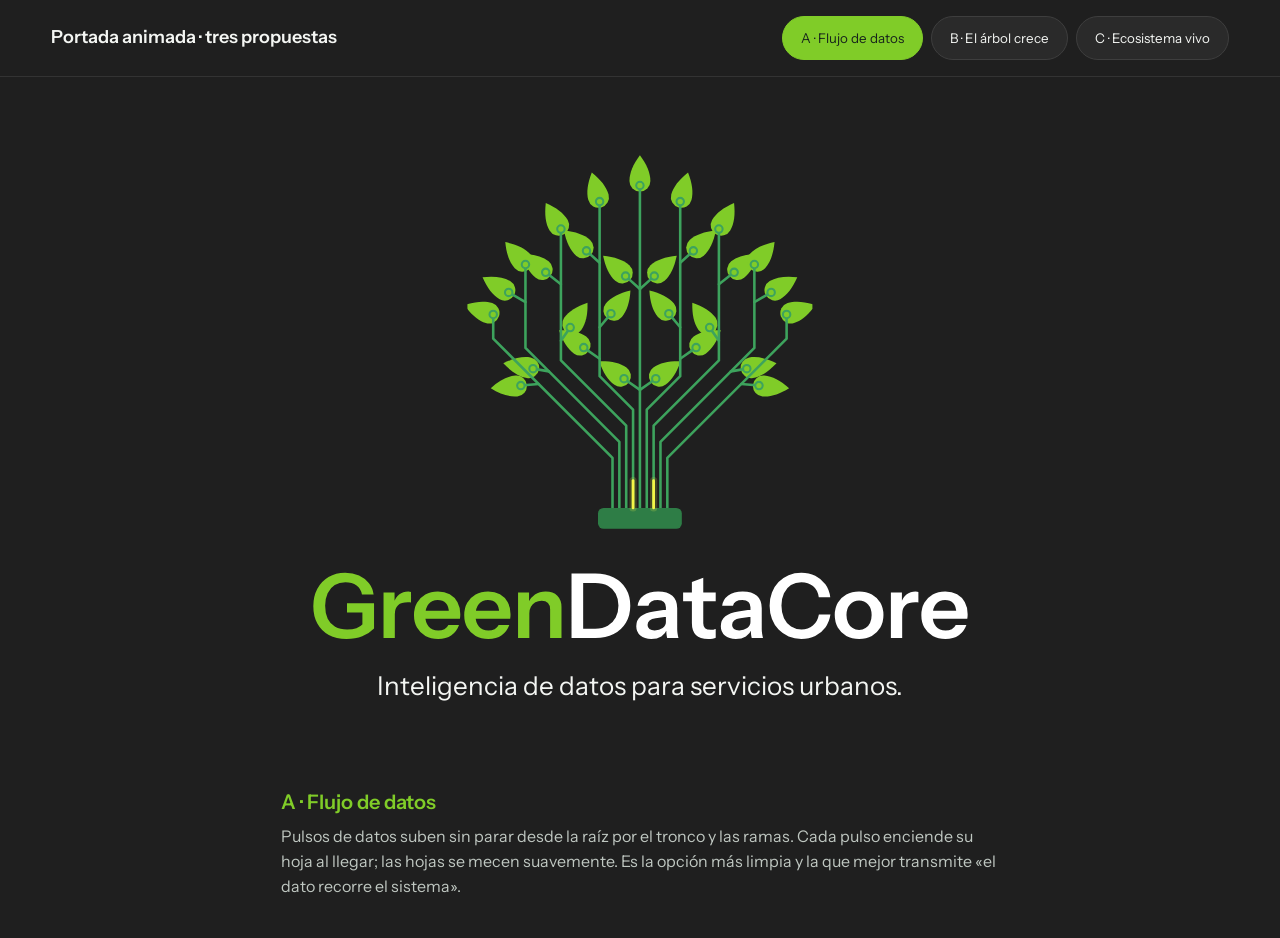
<file: extras/portada-opciones.html>
<!DOCTYPE html>
<html lang="es">
<head>
<meta charset="utf-8">
<meta name="viewport" content="width=device-width, initial-scale=1">
<title>Portada animada GreenDataCore</title>
<style>
/* VOICE  sobrio y tecnológico, como la marca
   IDEA   el árbol del logotipo como circuito vivo: el dato sube por el tronco y enciende las hojas
   PICTURE el logotipo vertical a gran tamaño, animado, sobre grafito
   COLOUR grafito #1F1F1F, verde hoja #80CC28, pistas #3DA35D, amarillo señal #F5F547 solo en los pulsos
   TYPE   Instrument Sans
   LAYOUT pestañas arriba, escenario a pantalla completa, nota de cada opción debajo */
@font-face{font-family:"Instrument Sans";src:url(../assets/fonts/InstrumentSans-400.woff2) format("woff2");font-weight:400}
@font-face{font-family:"Instrument Sans";src:url(../assets/fonts/InstrumentSans-600.woff2) format("woff2");font-weight:600}
:root{color-scheme:dark}
*{box-sizing:border-box;min-width:0}
html,body{margin:0;background:#1F1F1F;color:#F4F6F3;font:16px/1.55 "Instrument Sans","Open Sans",Arial,sans-serif}
.bar{display:flex;flex-wrap:wrap;align-items:center;justify-content:space-between;gap:12px 24px;padding:16px max(4vw,16px);border-bottom:1px solid #333}
.bar h1{font-size:18px;font-weight:600;margin:0}
.tabs{display:flex;flex-wrap:wrap;gap:8px}
.tabs button{font:600 15px/1 inherit;font-family:inherit;color:#F4F6F3;background:#2A2A2A;border:1px solid #3E3E3E;border-radius:999px;padding:12px 18px;cursor:pointer;min-height:44px}
.tabs button[aria-selected=true]{background:#80CC28;color:#17241C;border-color:#80CC28}
.tabs button:focus-visible,.replay:focus-visible{outline:3px solid #F5F547;outline-offset:2px}
.stage{position:relative;min-height:min(78vh,720px);display:grid;place-items:center;overflow:hidden;padding:32px 16px}
.stage canvas{position:absolute;inset:0;width:100%;height:100%}
.hero{position:relative;display:flex;flex-direction:column;align-items:center;gap:18px;transition:transform .6s ease-out}
.logo{width:min(660px,88vw,92vh);height:auto;overflow:visible}
.lema{font-size:clamp(18px,2.2vw,26px);color:#F4F6F3;margin:0;text-align:center}
.note{max-width:820px;margin:0 auto;padding:8px max(4vw,16px) 40px;display:grid;gap:6px}
.note h2{font-size:20px;margin:0;font-weight:600;color:#80CC28}
.note p{margin:0;color:#BFC7C1}
.replay{justify-self:start;margin-top:8px;font:600 15px/1 inherit;font-family:inherit;background:transparent;color:#F4F6F3;border:1px solid #777;border-radius:8px;padding:12px 16px;cursor:pointer}
.sway{transform-box:view-box;animation:sway var(--d,5s) ease-in-out infinite alternate;animation-delay:var(--dl,0s)}
@keyframes sway{from{transform:rotate(calc(var(--a,3deg) * -1))}to{transform:rotate(var(--a,3deg))}}
.breathe{animation:breathe 3.6s ease-in-out infinite alternate;animation-delay:var(--dl,0s)}
@keyframes breathe{from{opacity:.78}to{opacity:1}}
@media (prefers-reduced-motion:reduce){.sway,.breathe{animation:none}}
</style>
</head>
<body>
<div class="bar">
  <h1>Portada animada · tres propuestas</h1>
  <div class="tabs" role="tablist">
    <button role="tab" id="t-a" aria-selected="true" data-m="a">A · Flujo de datos</button>
    <button role="tab" id="t-b" aria-selected="false" data-m="b">B · El árbol crece</button>
    <button role="tab" id="t-c" aria-selected="false" data-m="c">C · Ecosistema vivo</button>
  </div>
</div>
<div class="stage" id="stage">
  <canvas id="bg" aria-hidden="true"></canvas>
  <div class="hero" id="hero">
    <div id="tree"><svg xmlns="http://www.w3.org/2000/svg" viewBox="0 0 383.2 285.4" class="logo" role="img" aria-label="GreenDataCore"><title>GreenDataCore — logotipo vertical (fondos oscuros)</title><svg x="91.4" y="0.0" width="200.3" height="220.0" viewBox="86 48 428 470"><path transform="translate(114.7 250.9) rotate(-72)" d="M0 -34 C8.5 -22.5 13 -12 13 -2 A13 13 0 0 1 -13 -2 C-13 -12 -8.5 -22.5 0 -34 Z" fill="#80CC28"/><path transform="translate(148.8 340.5) rotate(-95)" d="M0 -34 C8.5 -22.5 13 -12 13 -2 A13 13 0 0 1 -13 -2 C-13 -12 -8.5 -22.5 0 -34 Z" fill="#80CC28"/><path transform="translate(155.7 187.4) rotate(-42)" d="M0 -34 C8.5 -22.5 13 -12 13 -2 A13 13 0 0 1 -13 -2 C-13 -12 -8.5 -22.5 0 -34 Z" fill="#80CC28"/><path transform="translate(134.2 222.8) rotate(-60)" d="M0 -34 C8.5 -22.5 13 -12 13 -2 A13 13 0 0 1 -13 -2 C-13 -12 -8.5 -22.5 0 -34 Z" fill="#80CC28"/><path transform="translate(164.0 318.5) rotate(-80)" d="M0 -34 C8.5 -22.5 13 -12 13 -2 A13 13 0 0 1 -13 -2 C-13 -12 -8.5 -22.5 0 -34 Z" fill="#80CC28"/><path transform="translate(200.2 143.0) rotate(-30)" d="M0 -34 C8.5 -22.5 13 -12 13 -2 A13 13 0 0 1 -13 -2 C-13 -12 -8.5 -22.5 0 -34 Z" fill="#80CC28"/><path transform="translate(180.3 197.5) rotate(-52)" d="M0 -34 C8.5 -22.5 13 -12 13 -2 A13 13 0 0 1 -13 -2 C-13 -12 -8.5 -22.5 0 -34 Z" fill="#80CC28"/><path transform="translate(215.5 265.3) rotate(35)" d="M0 -34 C8.5 -22.5 13 -12 13 -2 A13 13 0 0 1 -13 -2 C-13 -12 -8.5 -22.5 0 -34 Z" fill="#80CC28"/><path transform="translate(249.1 108.6) rotate(-15)" d="M0 -34 C8.5 -22.5 13 -12 13 -2 A13 13 0 0 1 -13 -2 C-13 -12 -8.5 -22.5 0 -34 Z" fill="#80CC28"/><path transform="translate(231.0 170.7) rotate(-48)" d="M0 -34 C8.5 -22.5 13 -12 13 -2 A13 13 0 0 1 -13 -2 C-13 -12 -8.5 -22.5 0 -34 Z" fill="#80CC28"/><path transform="translate(266.4 248.3) rotate(40)" d="M0 -34 C8.5 -22.5 13 -12 13 -2 A13 13 0 0 1 -13 -2 C-13 -12 -8.5 -22.5 0 -34 Z" fill="#80CC28"/><path transform="translate(227.5 291.1) rotate(-55)" d="M0 -34 C8.5 -22.5 13 -12 13 -2 A13 13 0 0 1 -13 -2 C-13 -12 -8.5 -22.5 0 -34 Z" fill="#80CC28"/><path transform="translate(300.0 88.5) rotate(0)" d="M0 -34 C8.5 -22.5 13 -12 13 -2 A13 13 0 0 1 -13 -2 C-13 -12 -8.5 -22.5 0 -34 Z" fill="#80CC28"/><path transform="translate(279.6 202.0) rotate(-48)" d="M0 -34 C8.5 -22.5 13 -12 13 -2 A13 13 0 0 1 -13 -2 C-13 -12 -8.5 -22.5 0 -34 Z" fill="#80CC28"/><path transform="translate(320.4 202.0) rotate(48)" d="M0 -34 C8.5 -22.5 13 -12 13 -2 A13 13 0 0 1 -13 -2 C-13 -12 -8.5 -22.5 0 -34 Z" fill="#80CC28"/><path transform="translate(277.5 329.7) rotate(-55)" d="M0 -34 C8.5 -22.5 13 -12 13 -2 A13 13 0 0 1 -13 -2 C-13 -12 -8.5 -22.5 0 -34 Z" fill="#80CC28"/><path transform="translate(322.5 329.7) rotate(55)" d="M0 -34 C8.5 -22.5 13 -12 13 -2 A13 13 0 0 1 -13 -2 C-13 -12 -8.5 -22.5 0 -34 Z" fill="#80CC28"/><path transform="translate(350.9 108.6) rotate(15)" d="M0 -34 C8.5 -22.5 13 -12 13 -2 A13 13 0 0 1 -13 -2 C-13 -12 -8.5 -22.5 0 -34 Z" fill="#80CC28"/><path transform="translate(369.0 170.7) rotate(48)" d="M0 -34 C8.5 -22.5 13 -12 13 -2 A13 13 0 0 1 -13 -2 C-13 -12 -8.5 -22.5 0 -34 Z" fill="#80CC28"/><path transform="translate(333.6 248.3) rotate(-40)" d="M0 -34 C8.5 -22.5 13 -12 13 -2 A13 13 0 0 1 -13 -2 C-13 -12 -8.5 -22.5 0 -34 Z" fill="#80CC28"/><path transform="translate(372.5 291.1) rotate(55)" d="M0 -34 C8.5 -22.5 13 -12 13 -2 A13 13 0 0 1 -13 -2 C-13 -12 -8.5 -22.5 0 -34 Z" fill="#80CC28"/><path transform="translate(399.8 143.0) rotate(30)" d="M0 -34 C8.5 -22.5 13 -12 13 -2 A13 13 0 0 1 -13 -2 C-13 -12 -8.5 -22.5 0 -34 Z" fill="#80CC28"/><path transform="translate(419.7 197.5) rotate(52)" d="M0 -34 C8.5 -22.5 13 -12 13 -2 A13 13 0 0 1 -13 -2 C-13 -12 -8.5 -22.5 0 -34 Z" fill="#80CC28"/><path transform="translate(384.5 265.3) rotate(-35)" d="M0 -34 C8.5 -22.5 13 -12 13 -2 A13 13 0 0 1 -13 -2 C-13 -12 -8.5 -22.5 0 -34 Z" fill="#80CC28"/><path transform="translate(444.3 187.4) rotate(42)" d="M0 -34 C8.5 -22.5 13 -12 13 -2 A13 13 0 0 1 -13 -2 C-13 -12 -8.5 -22.5 0 -34 Z" fill="#80CC28"/><path transform="translate(465.8 222.8) rotate(60)" d="M0 -34 C8.5 -22.5 13 -12 13 -2 A13 13 0 0 1 -13 -2 C-13 -12 -8.5 -22.5 0 -34 Z" fill="#80CC28"/><path transform="translate(436.0 318.5) rotate(80)" d="M0 -34 C8.5 -22.5 13 -12 13 -2 A13 13 0 0 1 -13 -2 C-13 -12 -8.5 -22.5 0 -34 Z" fill="#80CC28"/><path transform="translate(485.3 250.9) rotate(72)" d="M0 -34 C8.5 -22.5 13 -12 13 -2 A13 13 0 0 1 -13 -2 C-13 -12 -8.5 -22.5 0 -34 Z" fill="#80CC28"/><path transform="translate(451.2 340.5) rotate(95)" d="M0 -34 C8.5 -22.5 13 -12 13 -2 A13 13 0 0 1 -13 -2 C-13 -12 -8.5 -22.5 0 -34 Z" fill="#80CC28"/><path d="M266.0 492.0 L266.0 430.0 L118.0 282.0 L118.0 252.0" stroke="#3DA35D" stroke-width="3.2" fill="none" stroke-linejoin="round"/><path d="M174.2 338.2 L152.3 340.2" stroke="#3DA35D" stroke-width="3.2" stroke-linecap="round"/><path d="M274.5 492.0 L274.5 410.0 L158.0 293.5 L158.0 190.0" stroke="#3DA35D" stroke-width="3.2" fill="none" stroke-linejoin="round"/><path d="M158.0 236.6 L137.2 224.6" stroke="#3DA35D" stroke-width="3.2" stroke-linecap="round"/><path d="M187.1 322.6 L167.4 319.2" stroke="#3DA35D" stroke-width="3.2" stroke-linecap="round"/><path d="M283.0 492.0 L283.0 390.0 L202.0 309.0 L202.0 146.0" stroke="#3DA35D" stroke-width="3.2" fill="none" stroke-linejoin="round"/><path d="M202.0 214.5 L183.1 199.7" stroke="#3DA35D" stroke-width="3.2" stroke-linecap="round"/><path d="M202.0 284.5 L213.5 268.2" stroke="#3DA35D" stroke-width="3.2" stroke-linecap="round"/><path d="M291.5 492.0 L291.5 370.0 L250.0 328.5 L250.0 112.0" stroke="#3DA35D" stroke-width="3.2" fill="none" stroke-linejoin="round"/><path d="M250.0 187.8 L233.7 173.1" stroke="#3DA35D" stroke-width="3.2" stroke-linecap="round"/><path d="M250.0 267.9 L264.1 251.0" stroke="#3DA35D" stroke-width="3.2" stroke-linecap="round"/><path d="M250.0 306.9 L230.3 293.1" stroke="#3DA35D" stroke-width="3.2" stroke-linecap="round"/><path d="M300.0 492.0 L300.0 430.0 L300.0 92.0" stroke="#3DA35D" stroke-width="3.2" fill="none" stroke-linejoin="round"/><path d="M300.0 220.4 L282.2 204.4" stroke="#3DA35D" stroke-width="3.2" stroke-linecap="round"/><path d="M300.0 220.4 L317.8 204.4" stroke="#3DA35D" stroke-width="3.2" stroke-linecap="round"/><path d="M300.0 345.5 L280.3 331.7" stroke="#3DA35D" stroke-width="3.2" stroke-linecap="round"/><path d="M300.0 345.5 L319.7 331.7" stroke="#3DA35D" stroke-width="3.2" stroke-linecap="round"/><path d="M308.5 492.0 L308.5 370.0 L350.0 328.5 L350.0 112.0" stroke="#3DA35D" stroke-width="3.2" fill="none" stroke-linejoin="round"/><path d="M350.0 187.8 L366.3 173.1" stroke="#3DA35D" stroke-width="3.2" stroke-linecap="round"/><path d="M350.0 267.9 L335.9 251.0" stroke="#3DA35D" stroke-width="3.2" stroke-linecap="round"/><path d="M350.0 306.9 L369.7 293.1" stroke="#3DA35D" stroke-width="3.2" stroke-linecap="round"/><path d="M317.0 492.0 L317.0 390.0 L398.0 309.0 L398.0 146.0" stroke="#3DA35D" stroke-width="3.2" fill="none" stroke-linejoin="round"/><path d="M398.0 214.5 L416.9 199.7" stroke="#3DA35D" stroke-width="3.2" stroke-linecap="round"/><path d="M398.0 284.5 L386.5 268.2" stroke="#3DA35D" stroke-width="3.2" stroke-linecap="round"/><path d="M325.5 492.0 L325.5 410.0 L442.0 293.5 L442.0 190.0" stroke="#3DA35D" stroke-width="3.2" fill="none" stroke-linejoin="round"/><path d="M442.0 236.6 L462.8 224.6" stroke="#3DA35D" stroke-width="3.2" stroke-linecap="round"/><path d="M412.9 322.6 L432.6 319.2" stroke="#3DA35D" stroke-width="3.2" stroke-linecap="round"/><path d="M334.0 492.0 L334.0 430.0 L482.0 282.0 L482.0 252.0" stroke="#3DA35D" stroke-width="3.2" fill="none" stroke-linejoin="round"/><path d="M425.8 338.2 L447.7 340.2" stroke="#3DA35D" stroke-width="3.2" stroke-linecap="round"/><circle cx="118.0" cy="252.0" r="4.6" fill="#80CC28" stroke="#3DA35D" stroke-width="2.6"/><circle cx="152.3" cy="340.2" r="4.6" fill="#80CC28" stroke="#3DA35D" stroke-width="2.6"/><circle cx="158.0" cy="190.0" r="4.6" fill="#80CC28" stroke="#3DA35D" stroke-width="2.6"/><circle cx="137.2" cy="224.6" r="4.6" fill="#80CC28" stroke="#3DA35D" stroke-width="2.6"/><circle cx="167.4" cy="319.2" r="4.6" fill="#80CC28" stroke="#3DA35D" stroke-width="2.6"/><circle cx="202.0" cy="146.0" r="4.6" fill="#80CC28" stroke="#3DA35D" stroke-width="2.6"/><circle cx="183.1" cy="199.7" r="4.6" fill="#80CC28" stroke="#3DA35D" stroke-width="2.6"/><circle cx="213.5" cy="268.2" r="4.6" fill="#80CC28" stroke="#3DA35D" stroke-width="2.6"/><circle cx="250.0" cy="112.0" r="4.6" fill="#80CC28" stroke="#3DA35D" stroke-width="2.6"/><circle cx="233.7" cy="173.1" r="4.6" fill="#80CC28" stroke="#3DA35D" stroke-width="2.6"/><circle cx="264.1" cy="251.0" r="4.6" fill="#80CC28" stroke="#3DA35D" stroke-width="2.6"/><circle cx="230.3" cy="293.1" r="4.6" fill="#80CC28" stroke="#3DA35D" stroke-width="2.6"/><circle cx="300.0" cy="92.0" r="4.6" fill="#80CC28" stroke="#3DA35D" stroke-width="2.6"/><circle cx="282.2" cy="204.4" r="4.6" fill="#80CC28" stroke="#3DA35D" stroke-width="2.6"/><circle cx="317.8" cy="204.4" r="4.6" fill="#80CC28" stroke="#3DA35D" stroke-width="2.6"/><circle cx="280.3" cy="331.7" r="4.6" fill="#80CC28" stroke="#3DA35D" stroke-width="2.6"/><circle cx="319.7" cy="331.7" r="4.6" fill="#80CC28" stroke="#3DA35D" stroke-width="2.6"/><circle cx="350.0" cy="112.0" r="4.6" fill="#80CC28" stroke="#3DA35D" stroke-width="2.6"/><circle cx="366.3" cy="173.1" r="4.6" fill="#80CC28" stroke="#3DA35D" stroke-width="2.6"/><circle cx="335.9" cy="251.0" r="4.6" fill="#80CC28" stroke="#3DA35D" stroke-width="2.6"/><circle cx="369.7" cy="293.1" r="4.6" fill="#80CC28" stroke="#3DA35D" stroke-width="2.6"/><circle cx="398.0" cy="146.0" r="4.6" fill="#80CC28" stroke="#3DA35D" stroke-width="2.6"/><circle cx="416.9" cy="199.7" r="4.6" fill="#80CC28" stroke="#3DA35D" stroke-width="2.6"/><circle cx="386.5" cy="268.2" r="4.6" fill="#80CC28" stroke="#3DA35D" stroke-width="2.6"/><circle cx="442.0" cy="190.0" r="4.6" fill="#80CC28" stroke="#3DA35D" stroke-width="2.6"/><circle cx="462.8" cy="224.6" r="4.6" fill="#80CC28" stroke="#3DA35D" stroke-width="2.6"/><circle cx="432.6" cy="319.2" r="4.6" fill="#80CC28" stroke="#3DA35D" stroke-width="2.6"/><circle cx="482.0" cy="252.0" r="4.6" fill="#80CC28" stroke="#3DA35D" stroke-width="2.6"/><circle cx="447.7" cy="340.2" r="4.6" fill="#80CC28" stroke="#3DA35D" stroke-width="2.6"/><rect x="248" y="492" width="104" height="26" rx="7" fill="#2E7D46"/></svg><path fill="#80CC28" transform="translate(0.0 283.4)" d="M21.163999999999998 0.52Q15.235999999999999 0.52 10.92 -1.8459999999999999Q6.604 -4.212 4.264 -8.501999999999999Q1.924 -12.792 1.924 -18.564Q1.924 -24.336 4.264 -28.677999999999997Q6.604 -33.019999999999996 10.764 -35.489999999999995Q14.924 -37.96 20.436 -37.96Q24.907999999999998 -37.96 28.47 -36.322Q32.032 -34.684 34.242 -31.849999999999998Q36.452 -29.016 36.92 -25.272H30.16Q29.639999999999997 -28.599999999999998 27.04 -30.524Q24.439999999999998 -32.448 20.54 -32.448Q17.003999999999998 -32.448 14.351999999999999 -30.784Q11.7 -29.119999999999997 10.244 -26.052Q8.788 -22.983999999999998 8.788 -18.72Q8.788 -14.351999999999999 10.27 -11.258Q11.751999999999999 -8.164 14.585999999999999 -6.552Q17.419999999999998 -4.9399999999999995 21.528 -4.9399999999999995Q24.7 -4.9399999999999995 26.988 -5.7459999999999996Q29.276 -6.552 30.68 -8.164L37.18 -5.616Q34.216 -2.6 30.316000000000003 -1.04Q26.416 0.52 21.163999999999998 0.52ZM30.419999999999998 -5.616V-16.535999999999998L32.032 -14.924H21.476V-20.227999999999998H37.18V-5.616ZM42.692 0.0V-26.52H49.087999999999994V-20.124H49.244V0.0ZM49.244 -13.831999999999999 48.568 -20.124Q49.504 -23.503999999999998 51.739999999999995 -25.272Q53.976 -27.04 57.096 -27.04Q58.188 -27.04 58.656 -26.831999999999997V-20.644Q58.396 -20.747999999999998 57.928 -20.774Q57.459999999999994 -20.8 56.784 -20.8Q52.988 -20.8 51.116 -19.136Q49.244 -17.471999999999998 49.244 -13.831999999999999ZM74.36 0.52Q70.148 0.52 67.002 -1.248Q63.855999999999995 -3.016 62.114 -6.136Q60.372 -9.256 60.372 -13.312Q60.372 -17.368 62.114 -20.461999999999996Q63.855999999999995 -23.555999999999997 66.976 -25.298Q70.096 -27.04 74.256 -27.04Q78.208 -27.04 81.12 -25.402Q84.032 -23.764 85.644 -20.799999999999997Q87.256 -17.836 87.256 -13.883999999999999Q87.256 -13.155999999999999 87.204 -12.532Q87.15199999999999 -11.908 87.048 -11.283999999999999H64.428V-15.86H82.00399999999999L80.65199999999999 -14.612Q80.65199999999999 -18.355999999999998 78.93599999999999 -20.227999999999998Q77.22 -22.099999999999998 74.152 -22.099999999999998Q70.824 -22.099999999999998 68.874 -19.811999999999998Q66.92399999999999 -17.524 66.92399999999999 -13.208Q66.92399999999999 -8.943999999999999 68.874 -6.6819999999999995Q70.824 -4.42 74.41199999999999 -4.42Q76.49199999999999 -4.42 78.05199999999999 -5.199999999999999Q79.612 -5.9799999999999995 80.34 -7.592H86.52799999999999Q85.228 -3.848 82.13399999999999 -1.664Q79.03999999999999 0.52 74.36 0.52ZM103.532 0.52Q99.32 0.52 96.174 -1.248Q93.028 -3.016 91.286 -6.136Q89.544 -9.256 89.544 -13.312Q89.544 -17.368 91.286 -20.461999999999996Q93.028 -23.555999999999997 96.148 -25.298Q99.268 -27.04 103.428 -27.04Q107.38 -27.04 110.292 -25.402Q113.20400000000001 -23.764 114.816 -20.799999999999997Q116.428 -17.836 116.428 -13.883999999999999Q116.428 -13.155999999999999 116.376 -12.532Q116.324 -11.908 116.22 -11.283999999999999H93.6V-15.86H111.176L109.824 -14.612Q109.824 -18.355999999999998 108.108 -20.227999999999998Q106.392 -22.099999999999998 103.324 -22.099999999999998Q99.996 -22.099999999999998 98.04599999999999 -19.811999999999998Q96.096 -17.524 96.096 -13.208Q96.096 -8.943999999999999 98.04599999999999 -6.6819999999999995Q99.996 -4.42 103.584 -4.42Q105.664 -4.42 107.22399999999999 -5.199999999999999Q108.78399999999999 -5.9799999999999995 109.512 -7.592H115.7Q114.4 -3.848 111.30600000000001 -1.664Q108.212 0.52 103.532 0.52ZM120.79599999999999 0.0V-26.52H127.192V-20.279999999999998H127.348V0.0ZM139.412 0.0V-16.744Q139.412 -19.188 138.164 -20.436Q136.916 -21.683999999999997 134.524 -21.683999999999997Q132.444 -21.683999999999997 130.80599999999998 -20.747999999999998Q129.168 -19.811999999999998 128.258 -18.147999999999996Q127.348 -16.483999999999998 127.348 -14.299999999999999L126.672 -20.644Q128.024 -23.555999999999997 130.624 -25.298Q133.224 -27.04 136.864 -27.04Q141.18 -27.04 143.598 -24.595999999999997Q146.016 -22.151999999999997 146.016 -18.096V0.0Z"/><path fill="#FFFFFF" transform="translate(0.0 283.4)" d="M155.94799999999998 0.0V-5.4079999999999995H165.61999999999998Q169.884 -5.4079999999999995 172.89999999999998 -7.124Q175.916 -8.84 177.502 -11.908Q179.088 -14.975999999999999 179.088 -18.928Q179.088 -22.828 177.502 -25.792Q175.916 -28.756 172.926 -30.394Q169.93599999999998 -32.032 165.61999999999998 -32.032H156.052V-37.44H165.61999999999998Q171.75599999999997 -37.44 176.332 -35.152Q180.908 -32.864 183.43 -28.677999999999997Q185.952 -24.491999999999997 185.952 -18.823999999999998Q185.952 -13.155999999999999 183.404 -8.918Q180.856 -4.68 176.30599999999998 -2.34Q171.75599999999997 0.0 165.672 0.0ZM151.83999999999997 0.0V-37.44H158.6V0.0ZM207.376 0.0Q207.11599999999999 -1.04 206.986 -2.2880000000000003Q206.856 -3.536 206.856 -5.303999999999999H206.648V-17.887999999999998Q206.648 -19.968 205.478 -21.034Q204.308 -22.099999999999998 201.916 -22.099999999999998Q199.576 -22.099999999999998 198.19799999999998 -21.241999999999997Q196.82 -20.384 196.50799999999998 -18.772H190.216Q190.632 -22.464 193.752 -24.752Q196.87199999999999 -27.04 202.124 -27.04Q207.584 -27.04 210.392 -24.57Q213.2 -22.099999999999998 213.2 -17.316V-5.303999999999999Q213.2 -4.056 213.382 -2.7560000000000002Q213.564 -1.456 213.928 0.0ZM198.172 0.52Q194.168 0.52 191.80200000000002 -1.482Q189.436 -3.484 189.436 -6.864Q189.436 -10.504 192.088 -12.636Q194.73999999999998 -14.767999999999999 199.576 -15.495999999999999L207.844 -16.744V-12.584L200.668 -11.491999999999999Q198.328 -11.128 197.15800000000002 -10.192Q195.988 -9.256 195.988 -7.592Q195.988 -6.084 197.07999999999998 -5.278Q198.172 -4.4719999999999995 200.096 -4.4719999999999995Q202.904 -4.4719999999999995 204.776 -5.8759999999999994Q206.648 -7.279999999999999 206.648 -9.308L207.376 -5.303999999999999Q206.33599999999998 -2.444 203.96999999999997 -0.962Q201.60399999999998 0.52 198.172 0.52ZM231.244 0.52Q226.356 0.52 224.042 -1.7939999999999998Q221.728 -4.108 221.728 -8.735999999999999V-32.552L228.332 -34.995999999999995V-8.58Q228.332 -6.656 229.372 -5.72Q230.412 -4.784 232.648 -4.784Q233.532 -4.784 234.234 -4.914Q234.936 -5.044 235.56 -5.252V-0.156Q234.936 0.156 233.792 0.338Q232.648 0.52 231.244 0.52ZM216.632 -21.372V-26.52H235.56V-21.372ZM256.464 0.0Q256.204 -1.04 256.074 -2.2880000000000003Q255.94400000000002 -3.536 255.94400000000002 -5.303999999999999H255.73600000000002V-17.887999999999998Q255.73600000000002 -19.968 254.56600000000003 -21.034Q253.39600000000002 -22.099999999999998 251.00400000000002 -22.099999999999998Q248.66400000000002 -22.099999999999998 247.286 -21.241999999999997Q245.90800000000002 -20.384 245.596 -18.772H239.30400000000003Q239.72000000000003 -22.464 242.84000000000003 -24.752Q245.96 -27.04 251.21200000000002 -27.04Q256.672 -27.04 259.48 -24.57Q262.288 -22.099999999999998 262.288 -17.316V-5.303999999999999Q262.288 -4.056 262.47 -2.7560000000000002Q262.65200000000004 -1.456 263.016 0.0ZM247.26000000000002 0.52Q243.25600000000003 0.52 240.89000000000004 -1.482Q238.52400000000003 -3.484 238.52400000000003 -6.864Q238.52400000000003 -10.504 241.17600000000002 -12.636Q243.828 -14.767999999999999 248.66400000000002 -15.495999999999999L256.932 -16.744V-12.584L249.75600000000003 -11.491999999999999Q247.41600000000003 -11.128 246.24600000000004 -10.192Q245.07600000000002 -9.256 245.07600000000002 -7.592Q245.07600000000002 -6.084 246.168 -5.278Q247.26000000000002 -4.4719999999999995 249.18400000000003 -4.4719999999999995Q251.99200000000002 -4.4719999999999995 253.86400000000003 -5.8759999999999994Q255.73600000000002 -7.279999999999999 255.73600000000002 -9.308L256.464 -5.303999999999999Q255.424 -2.444 253.058 -0.962Q250.692 0.52 247.26000000000002 0.52ZM285.272 0.52Q281.268 0.52 277.914 -0.9099999999999999Q274.56 -2.34 272.06399999999996 -4.9399999999999995Q269.568 -7.54 268.216 -11.076Q266.864 -14.612 266.864 -18.823999999999998Q266.864 -23.035999999999998 268.216 -26.519999999999996Q269.568 -30.003999999999998 272.038 -32.578Q274.508 -35.152 277.86199999999997 -36.556Q281.216 -37.96 285.272 -37.96Q289.74399999999997 -37.96 293.332 -36.192Q296.92 -34.424 299.23400000000004 -31.226Q301.548 -28.028 302.068 -23.712H295.412Q294.788 -27.924 292.03200000000004 -30.186Q289.276 -32.448 285.324 -32.448Q281.84 -32.448 279.24 -30.784Q276.64 -29.119999999999997 275.18399999999997 -26.077999999999996Q273.728 -23.035999999999998 273.728 -18.875999999999998Q273.728 -14.612 275.18399999999997 -11.518Q276.64 -8.424 279.29200000000003 -6.708Q281.944 -4.992 285.376 -4.992Q289.224 -4.992 291.98 -7.254Q294.736 -9.516 295.464 -13.676H302.172Q301.548 -9.411999999999999 299.23400000000004 -6.188Q296.92 -2.964 293.332 -1.222Q289.74399999999997 0.52 285.272 0.52ZM318.812 0.52Q314.6 0.52 311.40200000000004 -1.248Q308.204 -3.016 306.43600000000004 -6.162Q304.668 -9.308 304.668 -13.363999999999999Q304.668 -17.419999999999998 306.43600000000004 -20.488Q308.204 -23.555999999999997 311.40200000000004 -25.298Q314.6 -27.04 318.812 -27.04Q323.076 -27.04 326.24800000000005 -25.298Q329.42 -23.555999999999997 331.188 -20.488Q332.956 -17.419999999999998 332.956 -13.363999999999999Q332.956 -9.308 331.16200000000003 -6.162Q329.368 -3.016 326.196 -1.248Q323.024 0.52 318.812 0.52ZM318.812 -4.732Q320.892 -4.732 322.55600000000004 -5.798Q324.22 -6.864 325.156 -8.814Q326.092 -10.764 326.092 -13.415999999999999Q326.092 -17.316 324.038 -19.552Q321.98400000000004 -21.788 318.812 -21.788Q315.64 -21.788 313.56 -19.552Q311.48 -17.316 311.48 -13.415999999999999Q311.48 -10.764 312.442 -8.814Q313.404 -6.864 315.04200000000003 -5.798Q316.68 -4.732 318.812 -4.732ZM337.272 0.0V-26.52H343.668V-20.124H343.824V0.0ZM343.824 -13.831999999999999 343.148 -20.124Q344.084 -23.503999999999998 346.32 -25.272Q348.556 -27.04 351.676 -27.04Q352.76800000000003 -27.04 353.236 -26.831999999999997V-20.644Q352.976 -20.747999999999998 352.50800000000004 -20.774Q352.04 -20.8 351.36400000000003 -20.8Q347.568 -20.8 345.696 -19.136Q343.824 -17.471999999999998 343.824 -13.831999999999999ZM368.94 0.52Q364.728 0.52 361.582 -1.248Q358.436 -3.016 356.69399999999996 -6.136Q354.952 -9.256 354.952 -13.312Q354.952 -17.368 356.69399999999996 -20.461999999999996Q358.436 -23.555999999999997 361.556 -25.298Q364.676 -27.04 368.836 -27.04Q372.788 -27.04 375.70000000000005 -25.402Q378.612 -23.764 380.22400000000005 -20.799999999999997Q381.836 -17.836 381.836 -13.883999999999999Q381.836 -13.155999999999999 381.784 -12.532Q381.73199999999997 -11.908 381.628 -11.283999999999999H359.008V-15.86H376.584L375.23199999999997 -14.612Q375.23199999999997 -18.355999999999998 373.51599999999996 -20.227999999999998Q371.8 -22.099999999999998 368.732 -22.099999999999998Q365.404 -22.099999999999998 363.454 -19.811999999999998Q361.504 -17.524 361.504 -13.208Q361.504 -8.943999999999999 363.454 -6.6819999999999995Q365.404 -4.42 368.992 -4.42Q371.072 -4.42 372.632 -5.199999999999999Q374.192 -5.9799999999999995 374.92 -7.592H381.108Q379.808 -3.848 376.714 -1.664Q373.62 0.52 368.94 0.52Z"/></svg>
</div>
    <p class="lema" id="lema">Inteligencia de datos para servicios urbanos.</p>
  </div>
</div>
<div class="note" id="note"></div>

<script>
{
const TREE_HTML = document.getElementById('tree').innerHTML;
const NS = 'http://www.w3.org/2000/svg';
const reduce = matchMedia('(prefers-reduced-motion: reduce)').matches;
const NOTES = {
  a: ['A · Flujo de datos', 'Pulsos de datos suben sin parar desde la raíz por el tronco y las ramas. Cada pulso enciende su hoja al llegar; las hojas se mecen suavemente. Es la opción más limpia y la que mejor transmite «el dato recorre el sistema».'],
  b: ['B · El árbol crece', 'Al entrar en la web, el árbol se dibuja desde la raíz: crecen las pistas, aparecen los nodos y brotan las hojas de abajo arriba; al final aparece el nombre. Después queda vivo con pulsos ocasionales. Es la más narrativa y solo se reproduce una vez por visita.'],
  c: ['C · Ecosistema vivo', 'El flujo de datos de la opción A más un fondo de circuito con partículas que ascienden, hojas que respiran y un ligero movimiento del árbol al mover el ratón. Es la más inmersiva y tecnológica, con más carga visual.']
};
let timers = [], raf = 0, stopFns = [];
const clearAll = () => { timers.forEach(clearTimeout); timers = []; cancelAnimationFrame(raf); stopFns.forEach(f => f()); stopFns = []; };
const later = (f, ms) => timers.push(setTimeout(f, ms));

function parsePts(d){ return d.replace(/[ML]/g,' ').trim().split(/\s+/).map(Number).reduce((a,v,i,arr)=>{ if(i%2===0) a.push([v,arr[i+1]]); return a; },[]); }
const dist = (a,b) => Math.hypot(a[0]-b[0],a[1]-b[1]);
function onSeg(p,a,b){ const L=dist(a,b), d1=dist(a,p), d2=dist(p,b); return Math.abs(d1+d2-L) < 0.6; }

function setup(){
  const host = document.getElementById('tree');
  host.innerHTML = TREE_HTML;
  const inner = host.querySelector('svg svg');
  const leaves = [...inner.querySelectorAll('path[fill="#80CC28"]')];
  const all = [...inner.querySelectorAll('path[stroke]')];
  const mains = all.filter(p => p.getAttribute('fill') === 'none').map(p => ({el:p, pts:parsePts(p.getAttribute('d'))}));
  const twigs = all.filter(p => p.getAttribute('fill') !== 'none').map(p => ({el:p, pts:parsePts(p.getAttribute('d'))}));
  const nodes = [...inner.querySelectorAll('circle')];
  const base = inner.querySelector('rect');
  const pulses = document.createElementNS(NS,'g'); inner.appendChild(pulses);
  const items = leaves.map(leaf => {
    const m = leaf.getAttribute('transform').match(/translate\(([-\d.]+) ([-\d.]+)\)/);
    const pos = [+m[1], +m[2]];
    const g = document.createElementNS(NS,'g');
    g.setAttribute('class','sway');
    g.style.transformOrigin = pos[0]+'px '+pos[1]+'px';
    g.style.setProperty('--d', (4 + Math.random()*3).toFixed(2)+'s');
    g.style.setProperty('--dl', (-Math.random()*6).toFixed(2)+'s');
    g.style.setProperty('--a', (2 + Math.random()*3).toFixed(1)+'deg');
    leaf.parentNode.insertBefore(g, leaf); g.appendChild(leaf);
    let best = null, bd = 1e9;
    mains.forEach(mn => { const t = mn.pts[mn.pts.length-1]; const dd = dist(t,pos); if (dd < bd) { bd = dd; best = {type:'main', mn}; } });
    twigs.forEach(tw => { const t = tw.pts[tw.pts.length-1]; const dd = dist(t,pos); if (dd < bd) { bd = dd; best = {type:'twig', tw}; } });
    let route;
    if (best.type === 'main') route = best.mn.pts;
    else {
      const j = best.tw.pts[0]; route = null;
      for (const mn of mains) { const P = mn.pts; for (let i=0;i<P.length-1;i++) if (onSeg(j,P[i],P[i+1])) { route = P.slice(0,i+1).concat([j, best.tw.pts[1]]); break; } if (route) break; }
      if (!route) route = best.tw.pts;
    }
    const d = 'M' + route.map(p => p[0].toFixed(1)+' '+p[1].toFixed(1)).join(' L');
    let len = 0; for (let i=0;i<route.length-1;i++) len += dist(route[i],route[i+1]);
    const node = nodes.reduce((a,n) => { const dd = dist([+n.getAttribute('cx'),+n.getAttribute('cy')], route[route.length-1]); return dd < a[1] ? [n,dd] : a; }, [null,1e9])[0];
    return {leaf, g, d, len, node, tipY: pos[1]};
  });
  return {inner, items, mains, twigs, nodes, base, pulses};
}

function pulse(T, it, opts={}){
  const speed = opts.speed || 260;
  const dur = it.len / speed * 1000;
  const seg = 34;
  const mk = (w, c, o) => { const p = document.createElementNS(NS,'path'); p.setAttribute('d', it.d); p.setAttribute('fill','none'); p.setAttribute('stroke', c); p.setAttribute('stroke-width', w); p.setAttribute('stroke-linecap','round'); p.setAttribute('stroke-linejoin','round'); p.setAttribute('opacity', o); p.style.strokeDasharray = seg+' '+(it.len+seg*2); T.pulses.appendChild(p); return p; };
  const halo = mk(9, '#F5F547', .18), core = mk(3.4, '#F5F547', 1);
  const kf = [{strokeDashoffset: seg}, {strokeDashoffset: -it.len}];
  [halo, core].forEach(p => p.animate(kf, {duration: dur, easing: 'cubic-bezier(.45,.05,.55,.95)'}));
  later(() => { halo.remove(); core.remove(); light(it); }, dur - 60);
}
function light(it){
  it.leaf.animate([{fill:'#80CC28'},{fill:'#E8FF7A', offset:.25},{fill:'#80CC28'}], {duration: 1100, easing:'ease-out'});
  it.g.animate([{scale:'1'},{scale:'1.18', offset:.3},{scale:'1'}], {duration: 900, easing:'ease-out'});
  if (it.node) it.node.animate([{fill:'#80CC28'},{fill:'#F5F547', offset:.2},{fill:'#80CC28'}], {duration: 900});
}
function stream(T, every, opts){
  let alive = true; stopFns.push(() => alive = false);
  const tick = () => { if (!alive) return; const it = T.items[Math.floor(Math.random()*T.items.length)]; pulse(T, it, opts); later(tick, every*(0.6+Math.random()*0.8)); };
  tick();
}

function modeA(){ const T = setup(); if (reduce) return; stream(T, 420); }

function modeB(){
  const T = setup(); const lema = document.getElementById('lema');
  if (reduce) return;
  const txt = [...document.querySelectorAll('#tree > svg > path')];
  txt.forEach(p => p.style.opacity = 0); lema.style.opacity = 0;
  T.items.forEach(it => { it.g.style.opacity = 0; });
  T.nodes.forEach(n => n.style.opacity = 0);
  const grow = (el, delay, dur) => { const L = el.getTotalLength(); el.style.strokeDasharray = L; el.style.strokeDashoffset = L; el.animate([{strokeDashoffset:L},{strokeDashoffset:0}], {duration:dur, delay, fill:'forwards', easing:'cubic-bezier(.3,.1,.3,1)'}); };
  T.base.animate([{opacity:0},{opacity:1}], {duration:500, fill:'forwards'});
  T.mains.forEach(m => grow(m.el, 350, 1900));
  T.twigs.forEach(t => grow(t.el, 1300 + Math.random()*500, 600));
  T.nodes.forEach(n => n.animate([{opacity:0},{opacity:1}], {duration:400, delay: 1900 + Math.random()*400, fill:'forwards'}));
  const sorted = [...T.items].sort((a,b) => b.tipY - a.tipY);
  sorted.forEach((it, i) => it.g.animate([{opacity:0, scale:'0'},{opacity:1, scale:'1.25', offset:.6},{opacity:1, scale:'1'}], {duration:650, delay: 1700 + i*55, fill:'forwards', easing:'cubic-bezier(.3,1.4,.5,1)'}));
  const tEnd = 1700 + sorted.length*55 + 400;
  txt.forEach((p,i) => p.animate([{opacity:0},{opacity:1}], {duration:700, delay: tEnd + i*20, fill:'forwards'}));
  lema.animate([{opacity:0, transform:'translateY(10px)'},{opacity:1, transform:'none'}], {duration:700, delay: tEnd + 500, fill:'forwards'});
  later(() => stream(T, 1500, {speed:220}), tEnd + 800);
}

function modeC(){
  const T = setup(); const hero = document.getElementById('hero'); const stage = document.getElementById('stage');
  T.items.forEach(it => { it.leaf.classList.add('breathe'); it.leaf.style.setProperty('--dl', (-Math.random()*4).toFixed(2)+'s'); });
  if (reduce) return;
  stream(T, 300, {speed:300});
  const cv = document.getElementById('bg'); const ctx = cv.getContext('2d');
  let W, H, parts = [], grid = [];
  const size = () => { const r = stage.getBoundingClientRect(); W = cv.width = r.width * devicePixelRatio; H = cv.height = r.height * devicePixelRatio; grid = []; const s = 56*devicePixelRatio; for (let x = s/2; x < W; x += s) for (let y = s/2; y < H; y += s) if (Math.random() < .35) grid.push([x,y, Math.random()]); };
  const ro = new ResizeObserver(size); ro.observe(stage); stopFns.push(() => { ro.disconnect(); ctx.clearRect(0,0,W,H); });
  const spawn = () => parts.push({x: W*(0.2+Math.random()*0.6), y: H + 10, v: (0.4+Math.random()*0.9)*devicePixelRatio, r: (1+Math.random()*1.8)*devicePixelRatio, a: 0});
  const loop = t => {
    ctx.clearRect(0,0,W,H);
    grid.forEach(([x,y,p]) => { const a = 0.08 + 0.07*Math.sin(t/1400 + p*6.28); ctx.fillStyle = 'rgba(61,163,93,'+a+')'; ctx.fillRect(x-1.5,y-1.5,3,3); if (p > .7) { ctx.strokeStyle = 'rgba(61,163,93,'+(a*.8)+')'; ctx.lineWidth = devicePixelRatio; ctx.beginPath(); ctx.moveTo(x,y); ctx.lineTo(x+28*devicePixelRatio, y-28*devicePixelRatio); ctx.stroke(); } });
    if (Math.random() < .35) spawn();
    parts = parts.filter(p => p.y > -10);
    parts.forEach(p => { p.y -= p.v; p.a = Math.min(1, p.a + .02); const fade = Math.min(1, p.y / (H*.5)); ctx.fillStyle = 'rgba(128,204,40,'+(0.55*p.a*fade)+')'; ctx.beginPath(); ctx.arc(p.x, p.y, p.r, 0, 6.283); ctx.fill(); });
    raf = requestAnimationFrame(loop);
  };
  raf = requestAnimationFrame(loop);
  const mv = e => { const r = stage.getBoundingClientRect(); const dx = (e.clientX - r.left)/r.width - .5, dy = (e.clientY - r.top)/r.height - .5; hero.style.transform = 'translate('+(dx*14).toFixed(1)+'px,'+(dy*10).toFixed(1)+'px)'; };
  stage.addEventListener('pointermove', mv); stopFns.push(() => { stage.removeEventListener('pointermove', mv); hero.style.transform = ''; });
}

const MODES = {a: modeA, b: modeB, c: modeC};
function show(m){
  clearAll();
  document.querySelectorAll('.tabs button').forEach(b => b.setAttribute('aria-selected', String(b.dataset.m === m)));
  const lema = document.getElementById('lema'); lema.getAnimations().forEach(a => a.cancel()); lema.style.opacity = '';
  const note = document.getElementById('note'); const [h, p] = NOTES[m];
  note.innerHTML = '';
  const H2 = document.createElement('h2'); H2.textContent = h; const P = document.createElement('p'); P.textContent = p; note.append(H2, P);
  if (m === 'b') { const r = document.createElement('button'); r.className = 'replay'; r.type = 'button'; r.textContent = 'Repetir la animación'; r.addEventListener('click', () => show('b')); note.append(r); }
  MODES[m]();
}
document.querySelectorAll('.tabs button').forEach(b => b.addEventListener('click', () => show(b.dataset.m)));
document.querySelector('.tabs').addEventListener('keydown', e => { const order = ['a','b','c']; const cur = order.indexOf(document.querySelector('.tabs [aria-selected=true]').dataset.m); if (e.key === 'ArrowRight' || e.key === 'ArrowLeft') { const n = order[(cur + (e.key === 'ArrowRight' ? 1 : 2)) % 3]; show(n); document.querySelector('.tabs [data-m="'+n+'"]').focus(); } });
show('a');
}
</script>
</body>
</html>
</file>
